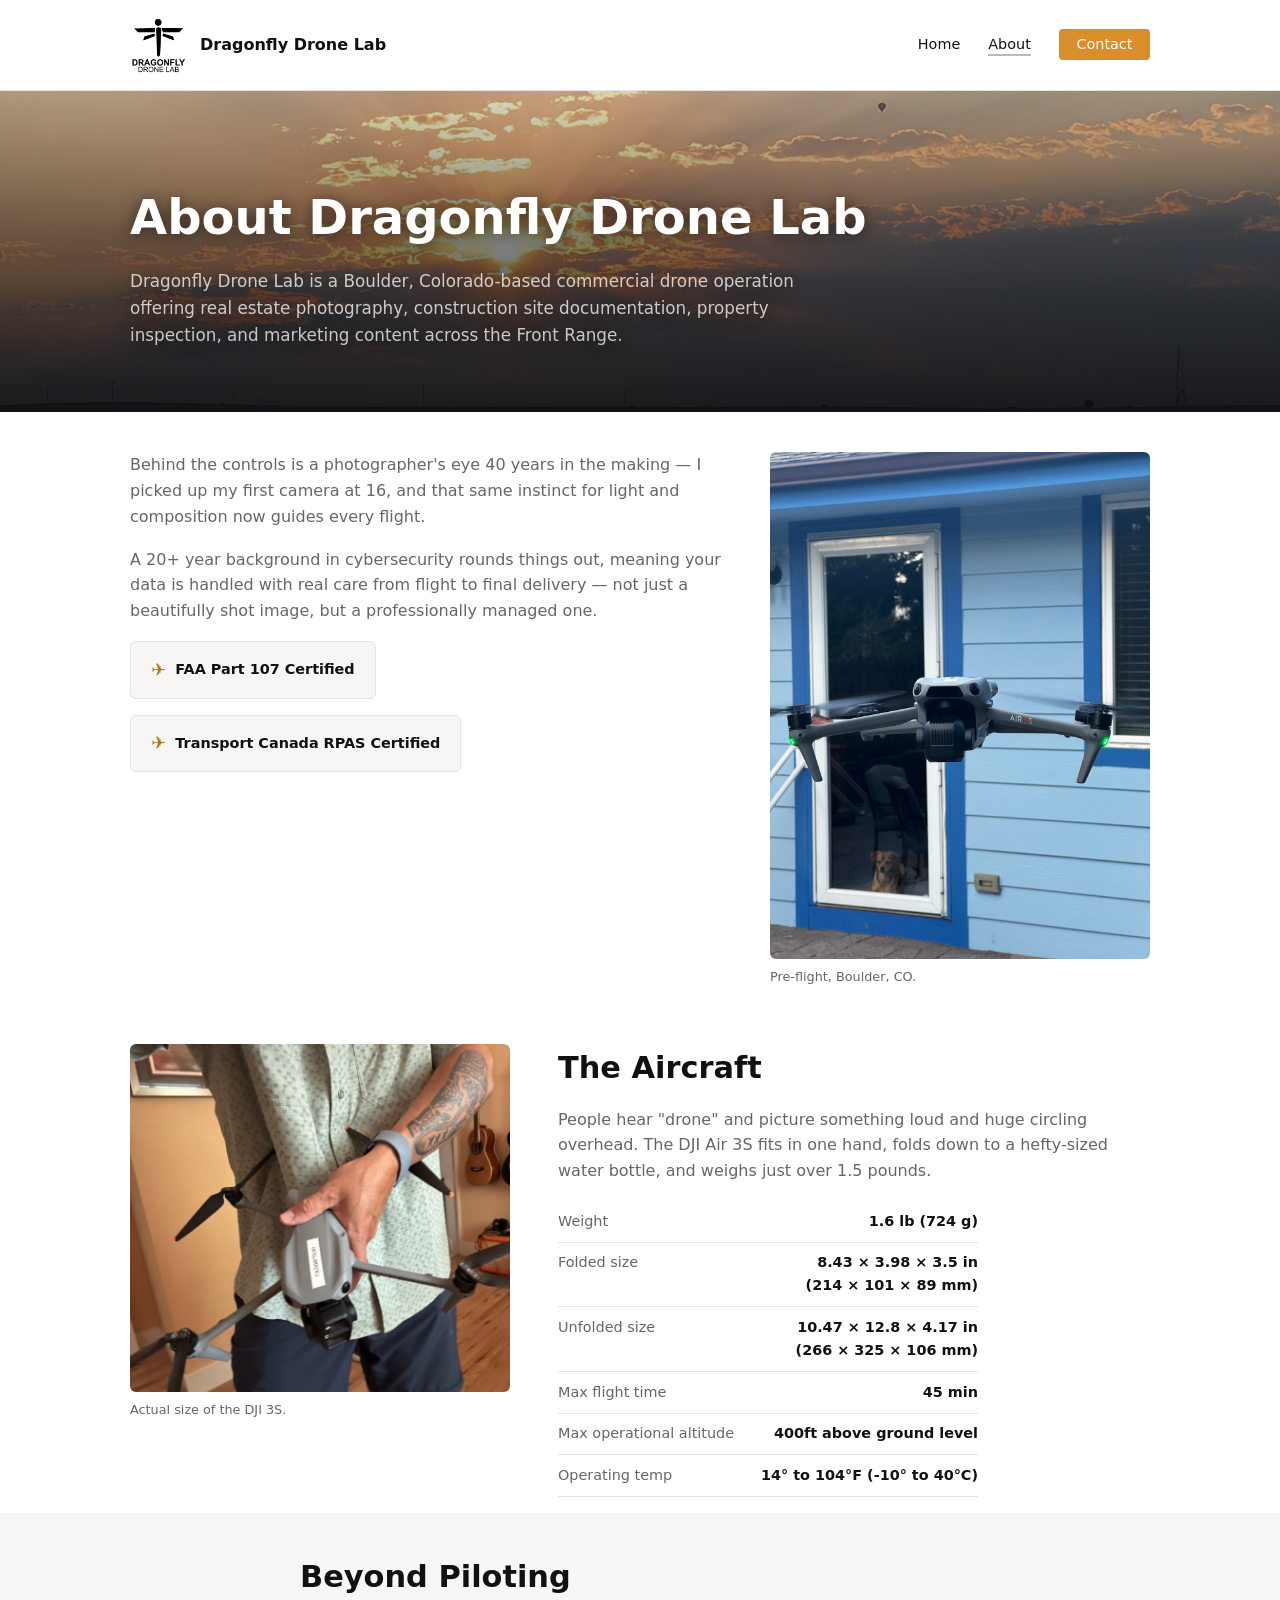
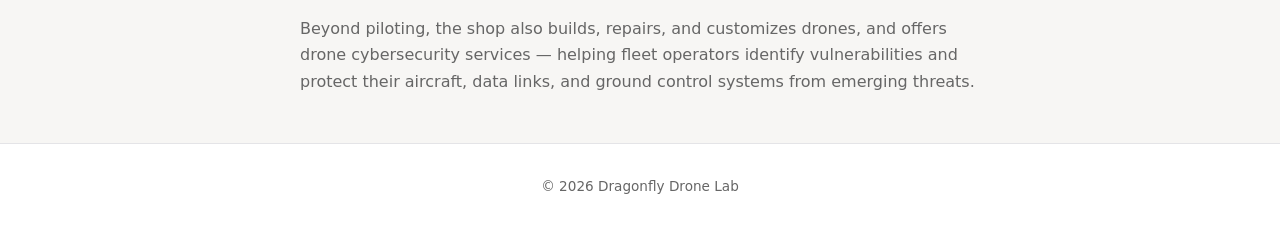
<file: about.html>
<!DOCTYPE html>
<html lang="en">
<head>
  <meta charset="UTF-8">
  <meta name="viewport" content="width=device-width, initial-scale=1.0">
  <title>About — Dragonfly Drone Lab</title>
  <meta name="description" content="Dragonfly Drone Lab is a Boulder, Colorado-based commercial drone operation. FAA Part 107 and Transport Canada RPAS certified, with a background in photography and cybersecurity.">
  <meta property="og:title" content="About — Dragonfly Drone Lab">
  <meta property="og:image" content="https://dragonflydronelab.com/img/logo.png">
  <meta property="og:url" content="https://dragonflydronelab.com/about.html">
  <meta property="og:type" content="website">
  <link rel="stylesheet" href="css/style.css">
</head>
<body>

  <nav>
    <div class="container nav-inner">
      <a href="index.html" class="nav-brand">
        <img src="img/logo.png" alt="Dragonfly Drone Lab logo">
        Dragonfly Drone Lab
      </a>
      <ul class="nav-links">
        <li><a href="index.html">Home</a></li>
        <li><a href="about.html" class="active">About</a></li>
        <li><a href="contact.html" class="nav-contact">Contact</a></li>
      </ul>
    </div>
  </nav>

  <main>

    <section class="page-hero page-hero--photo">
      <div class="container">
        <h1>About Dragonfly Drone Lab</h1>
        <p>Dragonfly Drone Lab is a Boulder, Colorado-based commercial drone operation offering real estate photography, construction site documentation, property inspection, and marketing content across the Front Range.</p>
      </div>
    </section>

    <section class="about-body container">
      <div class="about-inner">
        <div class="about-text">
          <p>Behind the controls is a photographer's eye 40 years in the making — I picked up my first camera at 16, and that same instinct for light and composition now guides every flight.</p>
          <p>A 20+ year background in cybersecurity rounds things out, meaning your data is handled with real care from flight to final delivery — not just a beautifully shot image, but a professionally managed one.</p>
          <div class="cert-list">
            <div class="cert-badge">FAA Part 107 Certified</div>
            <div class="cert-badge">Transport Canada RPAS Certified</div>
          </div>
        </div>
        <div class="about-photo">
          <img src="img/drone-portrait.jpg" alt="Dragonfly Drone Lab's drone in flight, ready for takeoff">
          <p>Pre-flight, Boulder, CO.</p>
        </div>
      </div>
    </section>

    <section class="about-body container">
      <div class="about-inner about-inner--reverse">
        <div class="about-photo">
          <img src="img/drone-scale.jpg" alt="Dragonfly Drone Lab's DJI Air 3S held in one hand, showing its actual size">
          <p>Actual size of the DJI 3S.</p>
        </div>
        <div class="about-text">
          <h2>The Aircraft</h2>
          <p>People hear "drone" and picture something loud and huge circling overhead. The DJI Air 3S fits in one hand, folds down to a hefty-sized water bottle, and weighs just over 1.5 pounds.</p>
          <ul class="spec-list">
            <li><span>Weight</span><strong>1.6 lb (724 g)</strong></li>
            <li><span>Folded size</span><strong>8.43 × 3.98 × 3.5 in <br/>(214 × 101 × 89 mm)</strong></li>
            <li><span>Unfolded size</span><strong>10.47 × 12.8 × 4.17 in <br/>(266 × 325 × 106 mm)</strong></li>
            <li><span>Max flight time</span><strong>45 min</strong></li>
            <li><span>Max operational altitude</span><strong>400ft above ground level</strong></li>
            <li><span>Operating temp</span><strong>14&deg; to 104&deg;F (-10&deg; to 40&deg;C)</strong></li>
          </ul>
        </div>
      </div>
    </section>

    <section class="beyond">
      <div class="container beyond-inner">
        <h2>Beyond Piloting</h2>
        <p>Beyond piloting, the shop also builds, repairs, and customizes drones, and offers drone cybersecurity services — helping fleet operators identify vulnerabilities and protect their aircraft, data links, and ground control systems from emerging threats.</p>
      </div>
    </section>

  </main>

  <footer>
    <div class="container">
      <p>&copy; 2026 Dragonfly Drone Lab</p>
    </div>
  </footer>

</body>
</html>
</file>
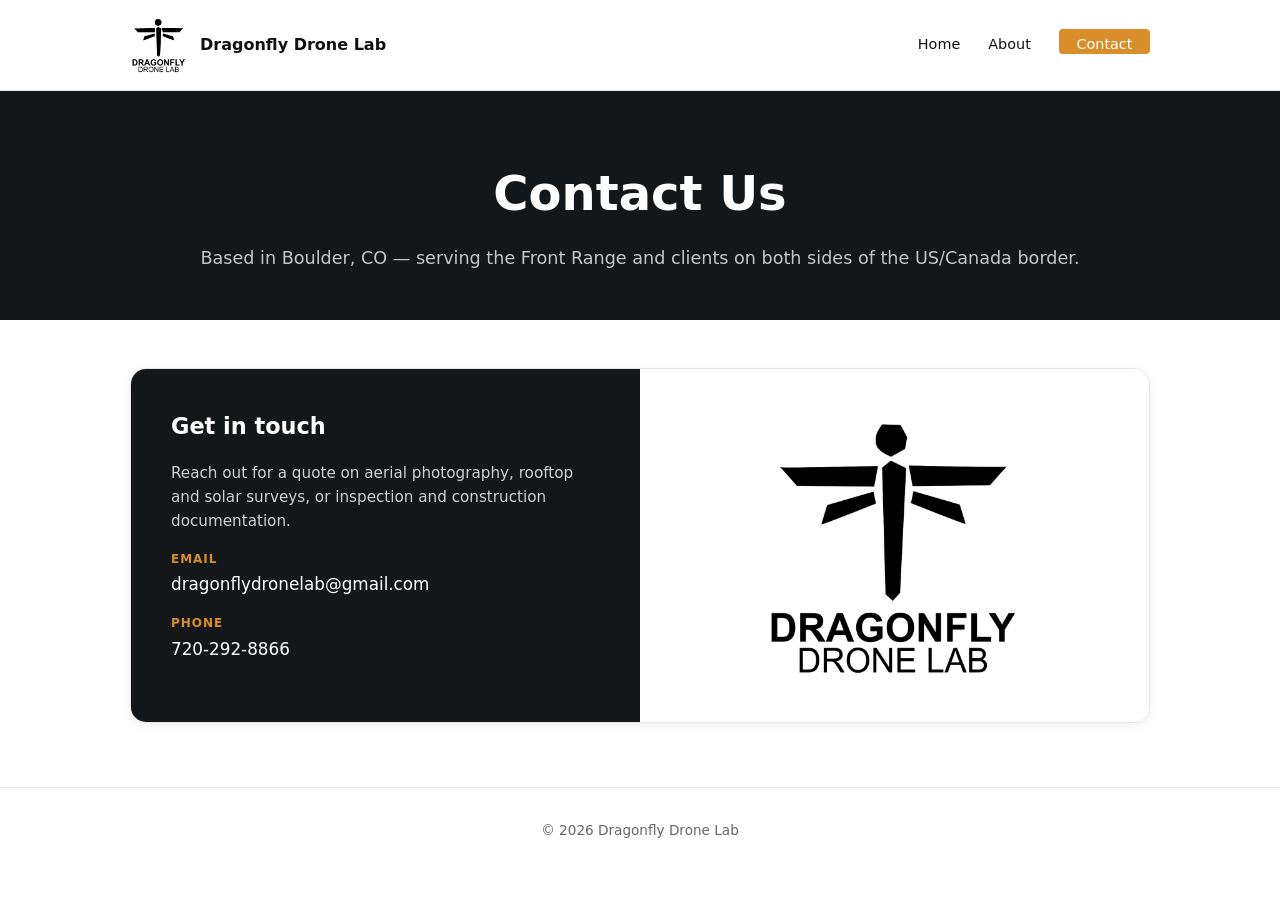
<file: contact.html>
<!DOCTYPE html>
<html lang="en">
<head>
  <meta charset="UTF-8">
  <meta name="viewport" content="width=device-width, initial-scale=1.0">
  <title>Contact — Dragonfly Drone Lab</title>
  <meta name="description" content="Get in touch with Dragonfly Drone Lab for aerial photography, rooftop and solar surveys, and inspection and construction documentation.">
  <meta property="og:title" content="Contact — Dragonfly Drone Lab">
  <meta property="og:image" content="https://dragonflydronelab.com/img/logo.png">
  <meta property="og:url" content="https://dragonflydronelab.com/contact.html">
  <meta property="og:type" content="website">
  <link rel="stylesheet" href="css/style.css">
</head>
<body>

  <nav>
    <div class="container nav-inner">
      <a href="index.html" class="nav-brand">
        <img src="img/logo.png" alt="Dragonfly Drone Lab logo">
        Dragonfly Drone Lab
      </a>
      <ul class="nav-links">
        <li><a href="index.html">Home</a></li>
        <li><a href="about.html">About</a></li>
        <li><a href="contact.html" class="active nav-contact">Contact</a></li>
      </ul>
    </div>
  </nav>

  <main>

    <section class="contact-hero">
      <div class="container">
        <h1>Contact Us</h1>
        <p>Based in Boulder, CO — serving the Front Range and clients on both sides of the US/Canada border.</p>
      </div>
    </section>

    <section class="contact-body container">
      <div class="contact-card">
        <div class="contact-sidebar">
          <h2>Get in touch</h2>
          <p>Reach out for a quote on aerial photography, rooftop and solar surveys, or inspection and construction documentation.</p>
          <div class="contact-detail">
            <span class="contact-detail-label">Email</span>
            <a href="mailto:dragonflydronelab@gmail.com">dragonflydronelab@gmail.com</a>
          </div>
          <div class="contact-detail">
            <span class="contact-detail-label">Phone</span>
            <a href="tel:+17202928866">720-292-8866</a>
          </div>
        </div>
        <div class="contact-image">
          <img src="img/logo.png" alt="Dragonfly Drone Lab">
        </div>
      </div>
    </section>

  </main>

  <footer>
    <div class="container">
      <p>&copy; 2026 Dragonfly Drone Lab</p>
    </div>
  </footer>

</body>
</html>
</file>
<file: css/style.css>
/* Dragonfly Drone Lab */

:root {
  --ink:     #14171a;
  --black:   #111111;
  --amber:   #d98e2b;
  --amber-dark: #b5741f;
  --sky:     #3a6ea5;
  --white:   #ffffff;
  --offwhite:#f7f6f4;
  --gray:    #666666;
  --border:  #e4e4e7;

  --max-w: 1100px;
  --pad: clamp(1.25rem, 5vw, 2.5rem);
}

*, *::before, *::after { box-sizing: border-box; margin: 0; padding: 0; }

html { font-size: 16px; scroll-behavior: smooth; }

body {
  font-family: system-ui, -apple-system, "Segoe UI", sans-serif;
  color: var(--black);
  background: var(--white);
  line-height: 1.6;
}

a { color: var(--amber-dark); text-decoration: none; }
a:hover { text-decoration: underline; }

img { display: block; max-width: 100%; height: auto; }

/* ── Layout ── */
.container {
  max-width: var(--max-w);
  margin-inline: auto;
  padding-inline: var(--pad);
}

/* ── Nav ── */
nav {
  border-bottom: 1px solid var(--border);
  padding-block: 1rem;
}

.nav-inner {
  display: flex;
  align-items: center;
  justify-content: space-between;
  gap: 1rem;
}

.nav-brand {
  display: flex;
  align-items: center;
  gap: 0.75rem;
  text-decoration: none;
  color: var(--black);
  font-weight: 600;
  font-size: 1rem;
}

.nav-brand img { width: 58px; height: 58px; object-fit: contain; }

.nav-links {
  display: flex;
  align-items: center;
  gap: 1.75rem;
  list-style: none;
  font-size: 0.9rem;
  font-weight: 500;
}

.nav-links a { color: var(--black); }
.nav-links a:hover { color: var(--amber-dark); text-decoration: none; }
.nav-links a.active { color: var(--black); border-bottom: 2px solid #bbb; padding-bottom: 2px; }

.nav-contact {
  background: var(--amber);
  color: var(--white) !important;
  padding: 0.45rem 1.1rem;
  border-radius: 4px;
  border-bottom: none !important;
}
.nav-contact:hover { background: var(--amber-dark); }

/* ── Hero (homepage, full-bleed photo) ── */
.hero {
  position: relative;
  min-height: 78vh;
  display: flex;
  align-items: flex-end;
  background: var(--ink) url("../img/hero-mountains.jpg") center/cover no-repeat;
}

.hero::after {
  content: "";
  position: absolute;
  inset: 0;
  z-index: 0;
  pointer-events: none;
  background: linear-gradient(0deg, rgba(10,12,14,0.75) 0%, rgba(10,12,14,0.4) 45%, rgba(10,12,14,0.05) 100%);
}

.hero-inner {
  position: relative;
  z-index: 1;
  padding-block: 3rem 3.5rem;
  color: var(--white);
}

.hero-eyebrow {
  display: inline-block;
  font-size: 0.75rem;
  font-weight: 700;
  text-transform: uppercase;
  letter-spacing: 0.12em;
  color: var(--amber);
  margin-bottom: 0.75rem;
  text-shadow: 0 1px 12px rgba(0,0,0,0.6);
}

.hero h1 {
  font-size: clamp(2.1rem, 5vw, 3.4rem);
  font-weight: 700;
  line-height: 1.15;
  max-width: 760px;
  margin-bottom: 1rem;
  text-shadow: 0 2px 20px rgba(0,0,0,0.65);
}

.hero p {
  font-size: 1.1rem;
  max-width: 560px;
  color: rgba(255,255,255,0.9);
  margin-bottom: 1.5rem;
  text-shadow: 0 1px 16px rgba(0,0,0,0.6);
}

.btn {
  display: inline-block;
  background: var(--amber);
  color: var(--white);
  padding: 0.75rem 1.75rem;
  border-radius: 4px;
  font-weight: 600;
  font-size: 1rem;
}
.btn:hover { background: var(--amber-dark); text-decoration: none; }

.btn-outline {
  display: inline-block;
  border: 1px solid rgba(255,255,255,0.5);
  color: var(--white);
  padding: 0.75rem 1.75rem;
  border-radius: 4px;
  font-weight: 600;
  font-size: 1rem;
  margin-left: 0.75rem;
}
.btn-outline:hover { border-color: var(--white); text-decoration: none; background: rgba(255,255,255,0.08); }

/* ── Services ── */
.services {
  padding-block: 3rem 2.5rem;
}

.section-header {
  margin-bottom: 1.75rem;
  max-width: 640px;
}

.section-label {
  display: inline-block;
  font-size: 0.75rem;
  font-weight: 700;
  text-transform: uppercase;
  letter-spacing: 0.1em;
  color: var(--sky);
  margin-bottom: 0.5rem;
}

.section-header h2 {
  font-size: clamp(1.75rem, 4vw, 2.5rem);
  font-weight: 700;
}

.cards {
  display: flex;
  flex-direction: column;
  gap: 1.5rem;
}

.card {
  border: 1px solid var(--border);
  border-radius: 8px;
  overflow: hidden;
  display: grid;
  grid-template-columns: 1.4fr 1fr;
}

.card-images {
  display: grid;
  grid-template-columns: repeat(auto-fit, minmax(0, 1fr));
  gap: 3px;
}

.card-images--grid {
  grid-template-columns: repeat(3, 1fr);
}

.card-images img {
  width: 100%;
  aspect-ratio: 4 / 3;
  object-fit: cover;
  cursor: pointer;
  transition: opacity 0.15s ease;
}

.card-images img:hover {
  opacity: 0.85;
}

/* ── Lightbox ── */
.lightbox {
  display: none;
  position: fixed;
  inset: 0;
  background: rgba(10, 12, 14, 0.92);
  align-items: center;
  justify-content: center;
  padding: clamp(1.5rem, 5vw, 4rem);
  z-index: 1000;
  cursor: zoom-out;
}

.lightbox.active {
  display: flex;
}

.lightbox img {
  max-width: 100%;
  max-height: 100%;
  border-radius: 6px;
  box-shadow: 0 8px 40px rgba(0,0,0,0.5);
  cursor: default;
}

.lightbox-close {
  position: absolute;
  top: 1.25rem;
  right: 1.5rem;
  background: none;
  border: none;
  color: var(--white);
  font-size: 2.5rem;
  line-height: 1;
  cursor: pointer;
  padding: 0.5rem;
}

.lightbox-close:hover {
  color: var(--amber);
}

.card-body {
  padding: 2rem;
  display: flex;
  flex-direction: column;
  justify-content: center;
  gap: 0.6rem;
}

@media (max-width: 768px) {
  .card {
    grid-template-columns: 1fr;
  }
}

.card h3 { font-size: 1.05rem; font-weight: 600; }

.card p {
  color: var(--gray);
  font-size: 0.95rem;
  line-height: 1.6;
}

/* ── Value strip ── */
.value-props {
  display: flex;
  flex-wrap: wrap;
  justify-content: center;
  gap: 1.5rem;
  padding-block: 1.25rem;
  font-size: 0.85rem;
  font-weight: 600;
  text-transform: uppercase;
  letter-spacing: 0.05em;
  color: var(--amber-dark);
  border-top: 1px solid var(--border);
  border-bottom: 1px solid var(--border);
  background: var(--offwhite);
}

.value-props span::before {
  content: "\2713 ";
}

/* ── CTA band ── */
.cta-band {
  background: var(--ink);
  color: var(--white);
  padding-block: 3rem;
  text-align: center;
}

.cta-band h2 {
  font-size: clamp(1.5rem, 3.5vw, 2.1rem);
  font-weight: 700;
  margin-bottom: 0.75rem;
}

.cta-band p {
  color: rgba(255,255,255,0.7);
  margin-bottom: 1.5rem;
}

/* ── Page Hero (interior pages) ── */
.page-hero {
  background: var(--ink);
  color: var(--white);
  padding-block: 3.5rem 2.5rem;
}

.page-hero--photo {
  position: relative;
  padding-block: 5.5rem 4rem;
  background: var(--ink) url("../img/niwot-sunrise-balloon.jpg") center/cover no-repeat;
}

.page-hero--photo::after {
  content: "";
  position: absolute;
  inset: 0;
  z-index: 0;
  pointer-events: none;
  background: linear-gradient(0deg, rgba(10,12,14,0.85) 0%, rgba(10,12,14,0.5) 55%, rgba(10,12,14,0.15) 100%);
}

.page-hero--photo .container {
  position: relative;
  z-index: 1;
}

.page-hero--photo h1,
.page-hero--photo p {
  text-shadow: 0 2px 16px rgba(0,0,0,0.6);
}

.page-hero h1 {
  font-size: clamp(2rem, 5vw, 3rem);
  font-weight: 700;
  margin-bottom: 0.75rem;
}

.page-hero p {
  color: rgba(255,255,255,0.75);
  font-size: 1.05rem;
  max-width: 720px;
}

/* ── About ── */
.about-body {
  padding-block: 2.5rem 1rem;
}

.about-inner {
  display: grid;
  grid-template-columns: 1fr 380px;
  gap: 3rem;
  align-items: start;
}

.about-inner--reverse {
  grid-template-columns: 380px 1fr;
}

.about-text h2 {
  font-size: clamp(1.4rem, 3vw, 1.9rem);
  font-weight: 700;
  margin-bottom: 0.9rem;
}

.about-text p {
  color: var(--gray);
  font-size: 1rem;
  margin-bottom: 1.1rem;
  max-width: 620px;
}

.about-photo img {
  width: 100%;
  border-radius: 6px;
  object-fit: cover;
}

.about-photo p {
  font-size: 0.8rem;
  color: var(--gray);
  margin-top: 0.5rem;
}

.spec-list {
  list-style: none;
  display: flex;
  flex-direction: column;
  max-width: 420px;
  margin-top: 0.5rem;
}

.spec-list li {
  display: flex;
  justify-content: space-between;
  gap: 1rem;
  padding-block: 0.55rem;
  border-bottom: 1px solid var(--border);
  font-size: 0.9rem;
}

.spec-list span {
  color: var(--gray);
}

.spec-list strong {
  color: var(--black);
  font-weight: 600;
  text-align: right;
}

@media (max-width: 768px) {
  .about-inner,
  .about-inner--reverse {
    grid-template-columns: 1fr;
  }
  .about-photo {
    order: -1;
  }
  .about-photo img {
    max-width: 380px;
  }
}

/* ── Certifications ── */
.certs {
  padding-block: 1.5rem 2rem;
}

.cert-list {
  display: flex;
  flex-wrap: wrap;
  gap: 1rem;
  margin-top: 0.5rem;
}

.cert-badge {
  display: flex;
  align-items: center;
  gap: 0.6rem;
  border: 1px solid var(--border);
  border-radius: 6px;
  padding: 0.85rem 1.25rem;
  font-size: 0.9rem;
  font-weight: 600;
  background: var(--offwhite);
}

.cert-badge::before {
  content: "\2708";
  color: var(--amber-dark);
  font-size: 1.1rem;
}

/* ── Beyond piloting ── */
.beyond {
  background: var(--offwhite);
  padding-block: 2.5rem 3rem;
}

.beyond-inner {
  max-width: 760px;
}

.beyond h2 {
  font-size: clamp(1.4rem, 3vw, 1.9rem);
  font-weight: 700;
  margin-bottom: 0.9rem;
}

.beyond p {
  color: var(--gray);
  font-size: 1rem;
  line-height: 1.65;
}

/* ── Contact ── */
.contact-hero {
  background: var(--ink);
  color: var(--white);
  padding-block: 4rem 3rem;
  text-align: center;
}

.contact-hero h1 {
  font-size: clamp(2rem, 5vw, 3rem);
  font-weight: 700;
  margin-bottom: 0.75rem;
}

.contact-hero p {
  font-size: 1.1rem;
  opacity: 0.75;
}

.contact-body {
  padding-block: 3rem 4rem;
}

.contact-card {
  display: grid;
  grid-template-columns: 1fr 1fr;
  gap: 0;
  border-radius: 16px;
  overflow: hidden;
  border: 1px solid var(--border);
  box-shadow: 0 2px 12px rgba(0,0,0,0.07);
}

.contact-sidebar {
  background: var(--ink);
  color: var(--white);
  padding: 2.5rem;
  display: flex;
  flex-direction: column;
  gap: 1rem;
}

.contact-sidebar h2 {
  font-size: 1.4rem;
  font-weight: 600;
}

.contact-sidebar > p {
  opacity: 0.8;
  font-size: 0.95rem;
  line-height: 1.6;
}

.contact-detail {
  display: flex;
  flex-direction: column;
  gap: 0.15rem;
}

.contact-detail-label {
  font-size: 0.75rem;
  font-weight: 700;
  text-transform: uppercase;
  letter-spacing: 0.08em;
  color: var(--amber);
}

.contact-detail a {
  color: var(--white);
  font-size: 1.05rem;
}

.contact-detail a:hover { color: var(--amber); }

.contact-image {
  display: flex;
  align-items: center;
  justify-content: center;
  background: var(--white);
  padding: 2.5rem;
}

.contact-image img {
  width: 100%;
  max-width: 260px;
  height: auto;
  object-fit: contain;
  display: block;
}

@media (max-width: 768px) {
  .contact-card {
    grid-template-columns: 1fr;
  }
  .contact-image {
    order: -1;
  }
}

/* ── Footer ── */
footer {
  padding-block: 2rem;
  border-top: 1px solid var(--border);
  text-align: center;
  font-size: 0.85rem;
  color: var(--gray);
}

footer a { color: var(--gray); }

/* ── Responsive ── */
@media (max-width: 768px) {
  .nav-links { display: none; }

  .cards {
    grid-template-columns: 1fr;
  }

  .btn-outline {
    margin-left: 0;
    margin-top: 0.75rem;
  }
}
</file>
